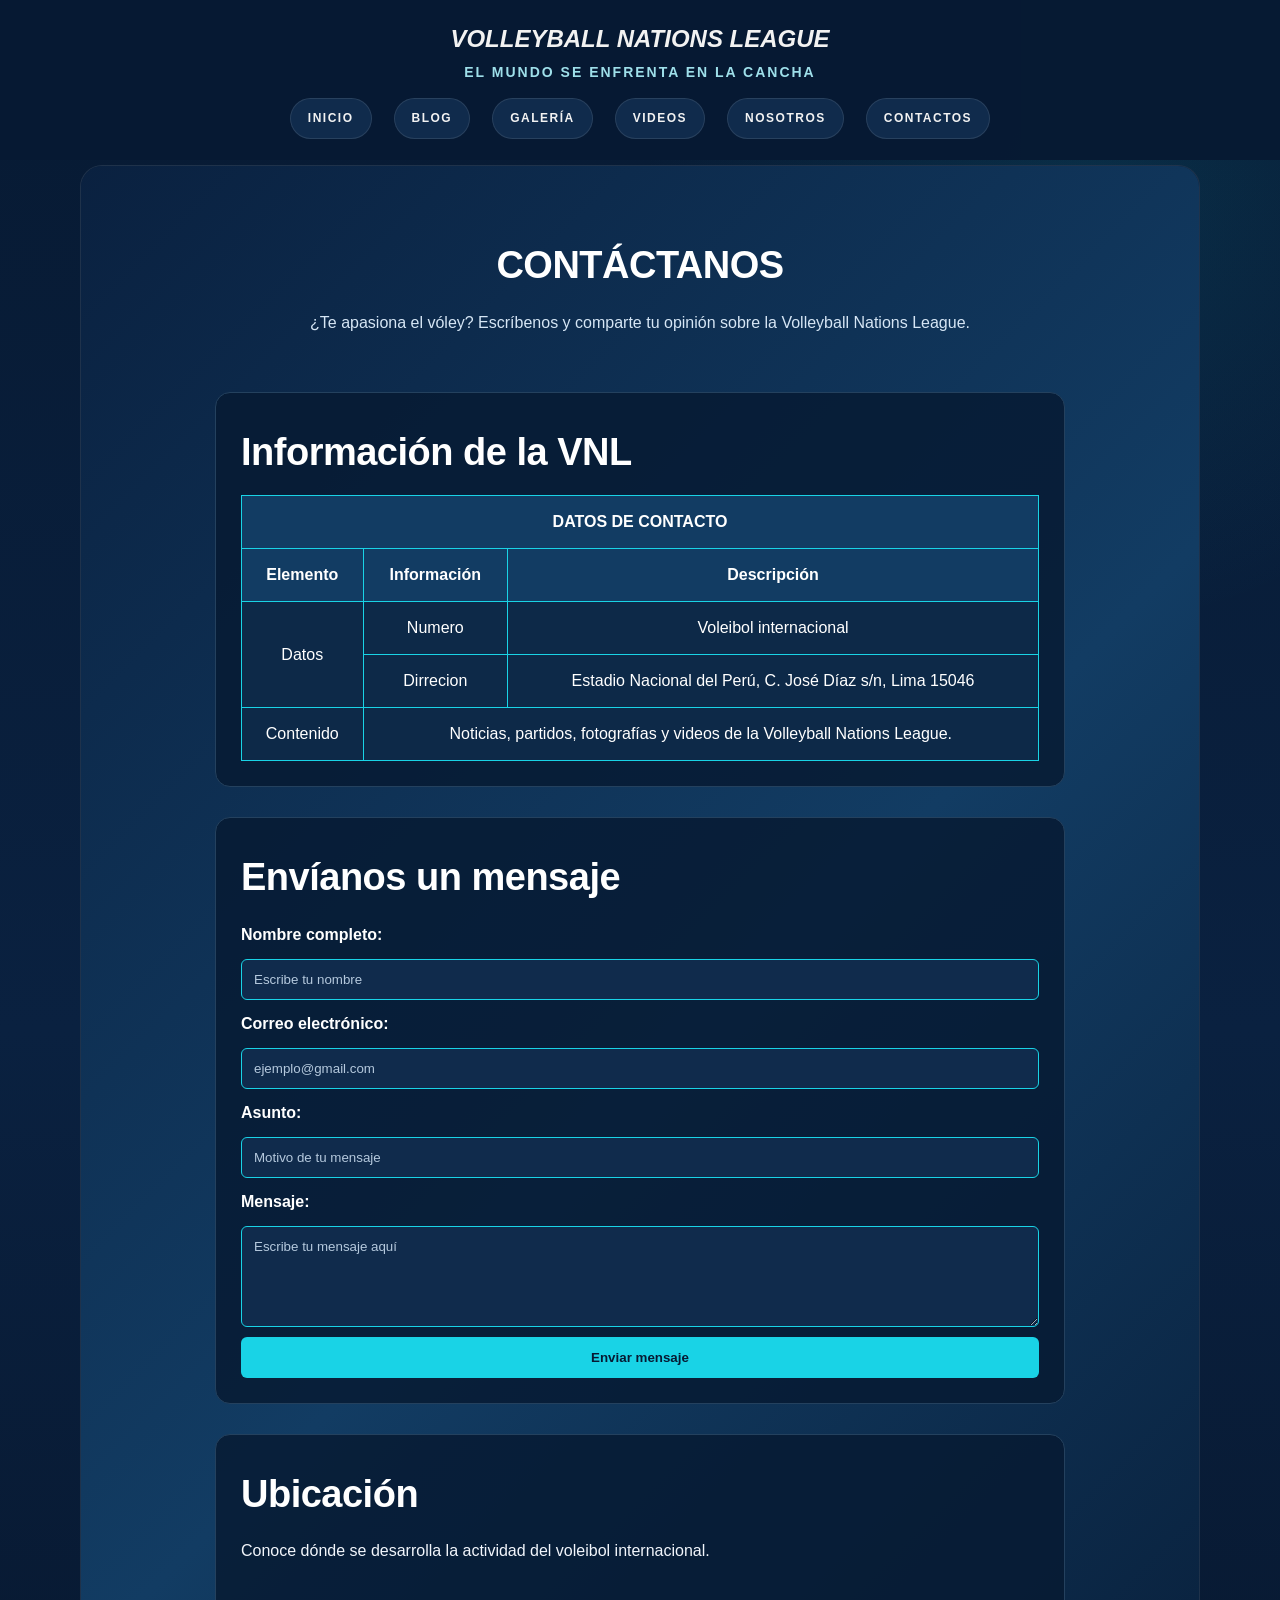
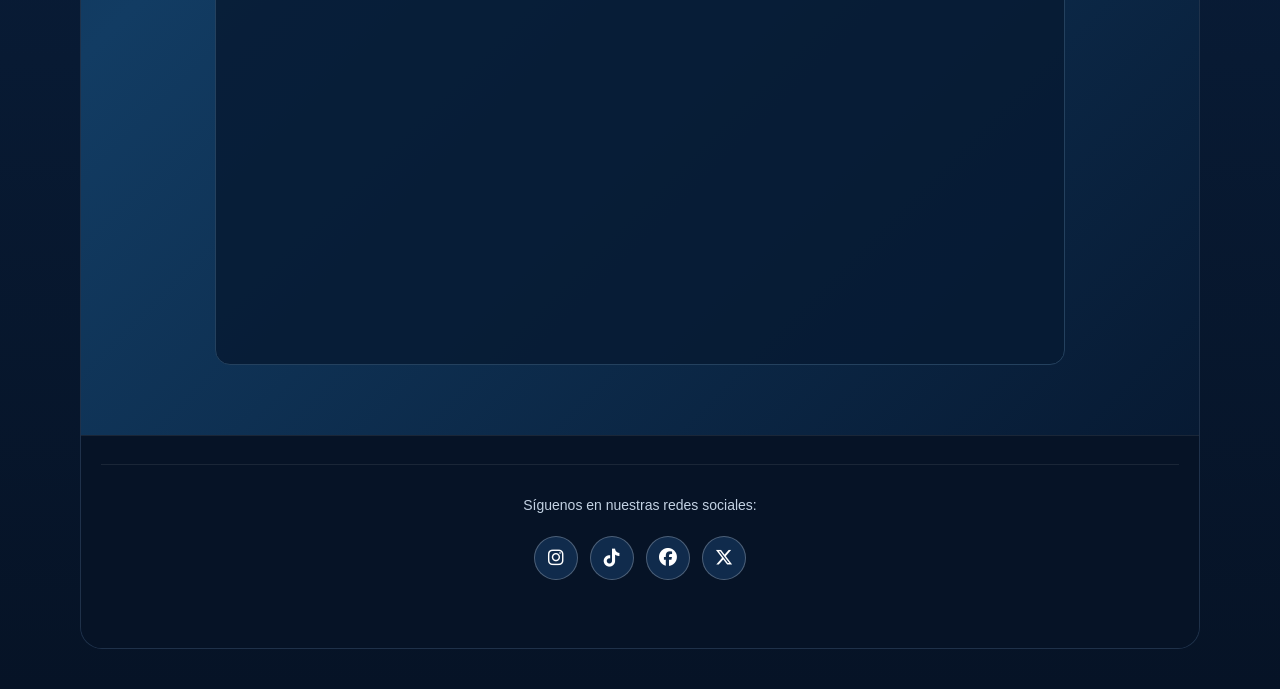
<file: contactos.html>
<!DOCTYPE html>
<html lang="es">
<head>
    <meta charset="UTF-8">
    <meta name="viewport" content="width=device-width, initial-scale=1.0">
    <title>Contactos | VNL</title>
    <link rel="stylesheet" href="estilo.css">
    <link rel="stylesheet" href="https://cdnjs.cloudflare.com/ajax/libs/font-awesome/6.5.2/css/all.min.css">
    <link rel="icon" type="image/png" href="/VNL2/imagenes/VNL.png">
</head>

<body>
    <div id="principal">

        <nav>
            <h1>VOLLEYBALL NATIONS LEAGUE</h1>
            <h2>EL MUNDO SE ENFRENTA EN LA CANCHA</h2>

            <ul class="menu">
                <li><a href="index.html">Inicio</a></li>
                <li><a href="blog.html">Blog</a></li>
                <li><a href="galeria.html">Galería</a></li>
                <li><a href="video.html">Videos</a></li>
                <li><a href="nosotros.html">Nosotros</a></li>
                <li><a href="contactos.html">Contactos</a></li>
            </ul>
        </nav>

        <main class="pagina-contactos">

            <section class="titulo-contactos">
                <h2>CONTÁCTANOS</h2>
                <p>
                    ¿Te apasiona el vóley? Escríbenos y comparte
                    tu opinión sobre la Volleyball Nations League.
                </p>
            </section>

            <!-- TABLA DE INFORMACIÓN -->
            <section class="seccion-contacto">
                <h2>Información de la VNL</h2>

                <table class="tabla-vnl">
                    <tr>
                        <th colspan="3">DATOS DE CONTACTO</th>
                    </tr>
                    <tr>
                        <th>Elemento</th>
                        <th>Información</th>
                        <th>Descripción</th>
                    </tr>
                    <tr>
                        <td rowspan="2">Datos</td>
                        <td>Numero</td>
                        <td>Voleibol internacional</td>
                    </tr>
                    <tr>
                        <td>Dirrecion</td>
                        <td>Estadio Nacional del Perú, C. José Díaz s/n, Lima 15046</td>
                    </tr>
                    <tr>
                        <td>Contenido</td>
                        <td colspan="2">
                            Noticias, partidos, fotografías y videos
                            de la Volleyball Nations League.
                        </td>
                    </tr>
                </table>
            </section>

            <!-- FORMULARIO -->
            <section class="seccion-contacto">
                <h2>Envíanos un mensaje</h2>

                <form class="formulario-vnl" action="#" method="get">

                    <label for="nombre">Nombre completo:</label>
                    <input type="text" id="nombre" name="nombre"
                           placeholder="Escribe tu nombre" required>

                    <label for="correo">Correo electrónico:</label>
                    <input type="email" id="correo" name="correo"
                           placeholder="ejemplo@gmail.com" required>

                    <label for="asunto">Asunto:</label>
                    <input type="text" id="asunto" name="asunto"
                           placeholder="Motivo de tu mensaje" required>

                    <label for="mensaje">Mensaje:</label>
                    <textarea id="mensaje" name="mensaje"
                              placeholder="Escribe tu mensaje aquí"
                              rows="5" required></textarea>

                    <button type="submit">Enviar mensaje</button>

                </form>
            </section>

            <!-- MAPA -->
            <section class="seccion-contacto">
                <h2>Ubicación</h2>
                <p>Conoce dónde se desarrolla la actividad del voleibol internacional.</p>

                <div class="mapa-vnl">
                    <iframe
                  src="https://www.google.com/maps?q=Estadio+Nacional+del+Peru,+Lima&output=embed"
                  width="100%"
                  height="350"
                  style="border:0;"
                  loading="lazy"
                  allowfullscreen>
                  </iframe>
                </div>
            </section>

        </main>

        <footer>
           
<footer>
    <p>Síguenos en nuestras redes sociales:</p>

    <ul class="redes">
        <li>
            <a href="https://www.instagram.com/volleyballworld/" target="_blank">
                <i class="fa-brands fa-instagram"></i>
            </a>
        </li>

        <li>
            <a href="https://www.tiktok.com/@volleyballworld" target="_blank">
                <i class="fa-brands fa-tiktok"></i>
            </a>
        </li>

        <li>
            <a href="https://www.facebook.com/VolleyballWorld/" target="_blank">
                <i class="fa-brands fa-facebook"></i>
            </a>
        </li>

        <li>
            <a href="https://x.com/volleyballworld" target="_blank">
                <i class="fa-brands fa-x-twitter"></i>
            </a>
        </li>
    </ul>
</footer>

        </footer>

    </div>
</body>
</html>
</file>
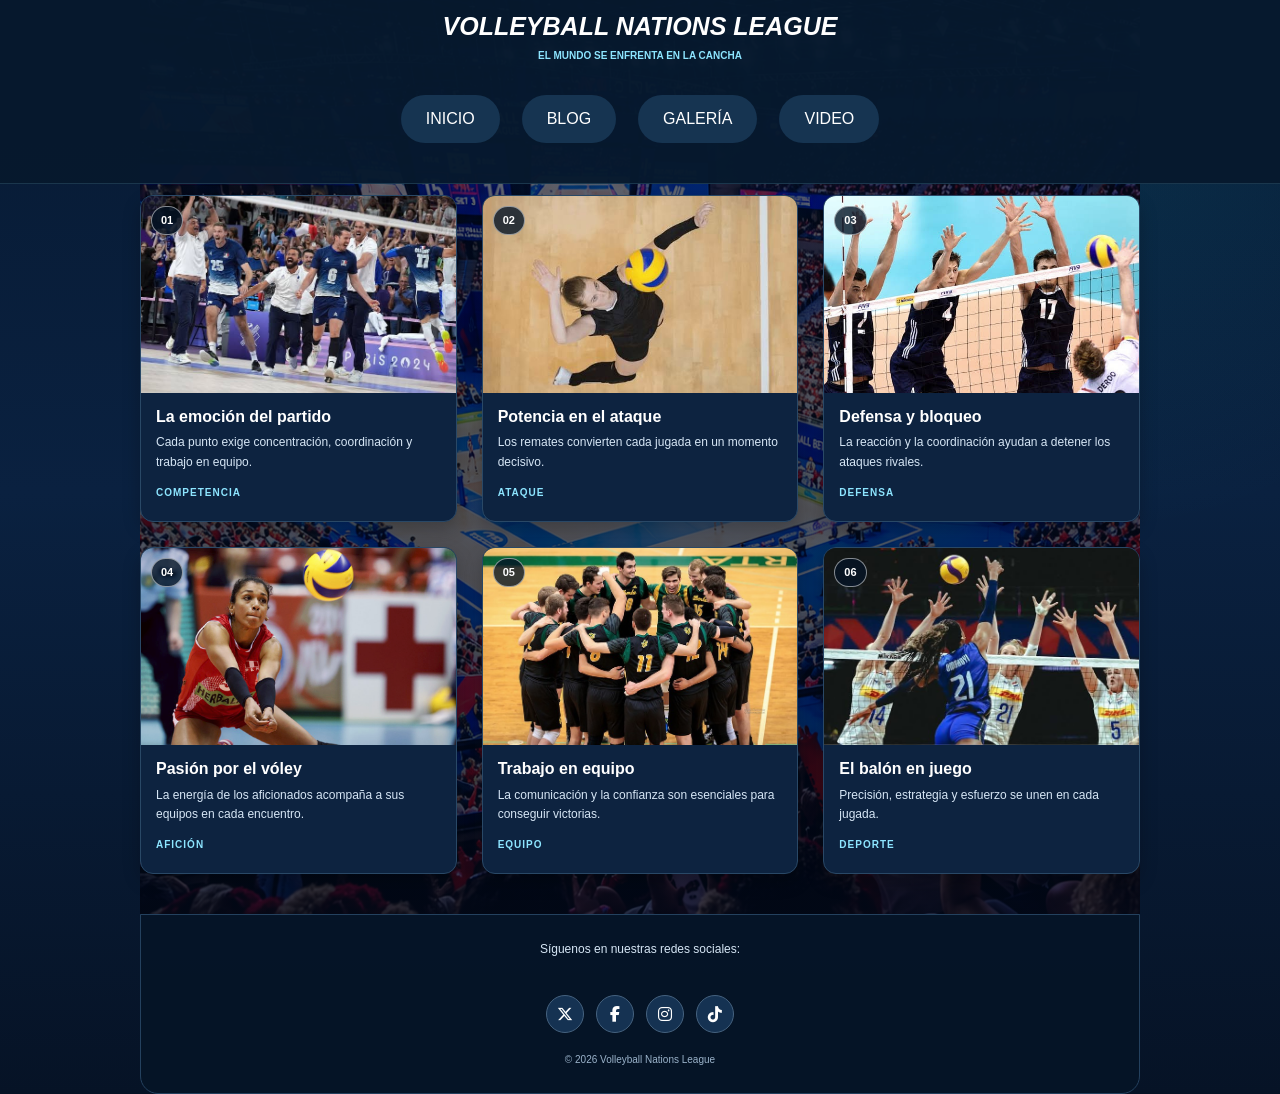
<file: galeria.html>
<!DOCTYPE html>
<html lang="es">
<head>
    <meta charset="UTF-8">
    <meta name="viewport" content="width=device-width, initial-scale=1.0">
    <title>Galería | Volleyball Nations League</title>
    <link rel="stylesheet" href="estilo.css">
    <link rel="stylesheet"href="https://cdnjs.cloudflare.com/ajax/libs/font-awesome/6.5.2/css/all.min.css">
    <link rel="shortcut icon" href="imagenes/VNL.png" type="image/x-icon">
</head>      
<body>
    <!-- CABECERA -->
    <header class="encabezado">
        <a href="index.html" class="logo">
            VOLLEYBALL NATIONS LEAGUE
        </a>

        <p class="subtitulo">
            EL MUNDO SE ENFRENTA EN LA CANCHA
        </p>

        <!-- MENÚ DE NAVEGACIÓN -->
        <nav class="menu">
            <a href="index.html">INICIO</a>
            <a href="blog.html">BLOG</a>
            <a href="galeria.html" class="activo">GALERÍA</a>
            <a href="video.html">VIDEO</a>
        </nav>
    </header>
    <!-- CONTENIDO PRINCIPAL -->
    <main class="contenedor">
        <!-- GALERÍA DE IMÁGENES -->
        <section class="panel-galeria">
            <div class="galeria">

                <!-- IMAGEN 1 -->
                <article class="tarjeta">
                    <div class="imagen">
                        <img
                            src="imagenes/emocion.jpg"
                            alt="Jugadores disputando un partido de voleibol"
                            loading="lazy">
                        <span class="numero">01</span>
                    </div>

                    <div class="descripcion">
                        <h3>La emoción del partido</h3>
                        <p>
                            Cada punto exige concentración, coordinación
                            y trabajo en equipo.
                        </p>
                        <span class="categoria">COMPETENCIA</span>
                    </div>
                </article>

                <!-- IMAGEN 2 -->
                <article class="tarjeta">
                    <div class="imagen">
                        <img
                            src="imagenes/potencia.jpg"
                            alt="Acción deportiva de voleibol"
                            loading="lazy">
                        <span class="numero">02</span>
                    </div>

                    <div class="descripcion">
                        <h3>Potencia en el ataque</h3>
                        <p>
                            Los remates convierten cada jugada
                            en un momento decisivo.
                        </p>
                        <span class="categoria">ATAQUE</span>
                    </div>
                </article>

                <!-- IMAGEN 3 -->
                <article class="tarjeta">
                    <div class="imagen">
                        <img
                            src="imagenes/bloqueo.jpg"
                            alt="Jugadores de voleibol en la cancha"
                            loading="lazy">
                        <span class="numero">03</span>
                    </div>

                    <div class="descripcion">
                        <h3>Defensa y bloqueo</h3>
                        <p>
                            La reacción y la coordinación ayudan
                            a detener los ataques rivales.
                        </p>
                        <span class="categoria">DEFENSA</span>
                    </div>
                </article>

                <!-- IMAGEN 4 -->
                <article class="tarjeta">
                    <div class="imagen">
                        <img
                            src="imagenes/pasion.webp"
                            alt="Balón en un entorno deportivo"
                            loading="lazy">
                        <span class="numero">04</span>
                    </div>

                    <div class="descripcion">
                        <h3>Pasión por el vóley</h3>
                        <p>
                            La energía de los aficionados acompaña
                            a sus equipos en cada encuentro.
                        </p>
                        <span class="categoria">AFICIÓN</span>
                    </div>
                </article>

                <!-- IMAGEN 5 -->
                <article class="tarjeta">
                    <div class="imagen">
                        <img
                            src="imagenes/equipo.jpg"
                            alt="Momento de una actividad deportiva"
                            loading="lazy">
                        <span class="numero">05</span>
                    </div>

                    <div class="descripcion">
                        <h3>Trabajo en equipo</h3>
                        <p>
                            La comunicación y la confianza
                            son esenciales para conseguir victorias.
                        </p>
                        <span class="categoria">EQUIPO</span>
                    </div>
                </article>

                <!-- IMAGEN 6 -->
                <article class="tarjeta">
                    <div class="imagen">
                        <img
                            src="imagenes/juego.jpg"
                            alt="Acción de voleibol durante un encuentro"
                            loading="lazy">
                        <span class="numero">06</span>
                    </div>

                    <div class="descripcion">
                        <h3>El balón en juego</h3>
                        <p>
                            Precisión, estrategia y esfuerzo
                            se unen en cada jugada.
                        </p>
                        <span class="categoria">DEPORTE</span>
                    </div>
                </article>

            </div>
        </section>

        <!-- PIE DE PÁGINA -->
        </section>
        <!-- Aquí termina el panel de la galería -->

    </main>

    <!-- REDES SOCIALES ABAJO DE TODO -->
    <footer class="pie">
        <p>Síguenos en nuestras redes sociales:</p>

        <div class="redes">
            <a href="#" aria-label="X">
                <i class="fa-brands fa-x-twitter"></i>
            </a>

            <a href="#" aria-label="Facebook">
                <i class="fa-brands fa-facebook-f"></i>
            </a>

            <a href="#" aria-label="Instagram">
                <i class="fa-brands fa-instagram"></i>
            </a>

            <a href="#" aria-label="TikTok">
                <i class="fa-brands fa-tiktok"></i>
            </a>
        </div>

        <p class="copyright">
            © 2026 Volleyball Nations League
        </p>
    </footer>

</body>
</html>

    </main>

</body>
</html>
</file>
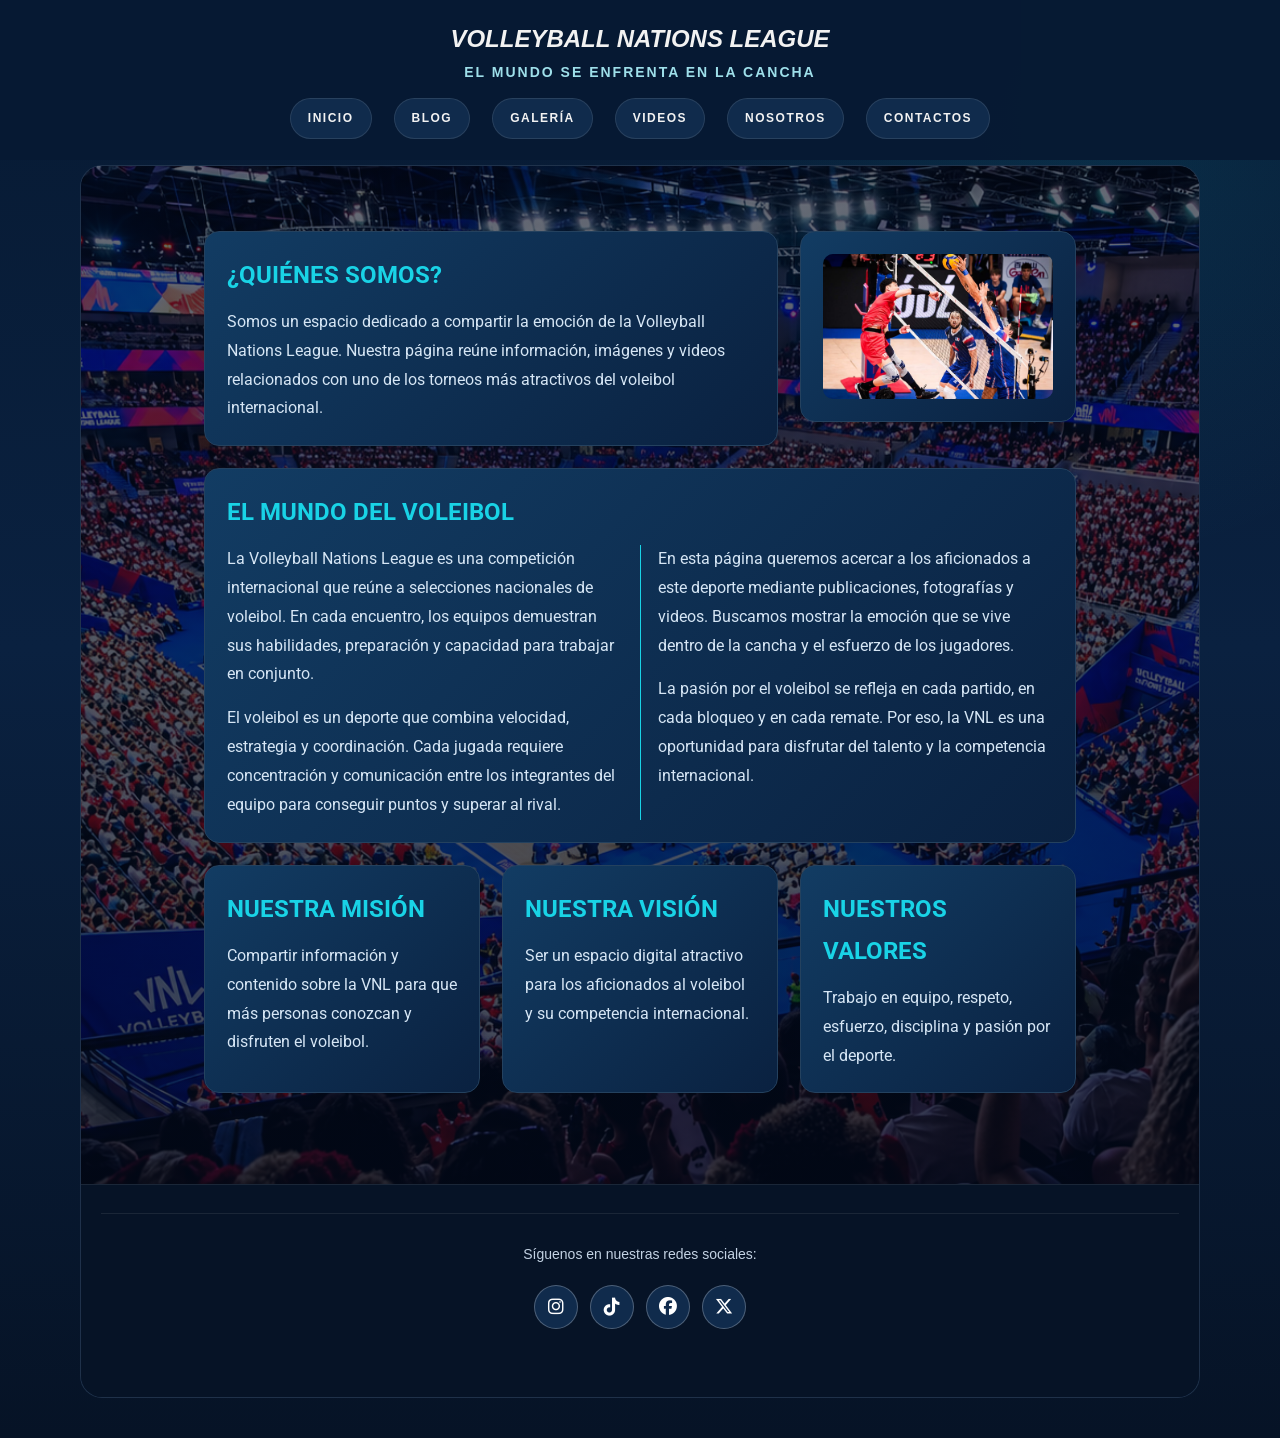
<file: nosotros.html>
<!DOCTYPE html>
<html lang="es">
<head>
    <meta charset="UTF-8">
    <meta name="viewport" content="width=device-width, initial-scale=1.0">
    <title>Nosotros | VNL</title>
    <link rel="stylesheet" href="estilo.css">
    <link rel="stylesheet" href="https://cdnjs.cloudflare.com/ajax/libs/font-awesome/6.5.2/css/all.min.css">
    <link rel="icon" type="image/png" href="/VNL2/imagenes/VNL.png">

    <!-- FUENTE EXTERNA -->
    <link rel="preconnect" href="https://fonts.googleapis.com">
    <link rel="preconnect" href="https://fonts.gstatic.com" crossorigin>
    <link href="https://fonts.googleapis.com/css2?family=Roboto:wght@400;700;900&display=swap" rel="stylesheet">
</head>

<body>
    <div id="principal">

        <nav>
            <h1>VOLLEYBALL NATIONS LEAGUE</h1>
            <h2>EL MUNDO SE ENFRENTA EN LA CANCHA</h2>

            <ul class="menu">
                <li><a href="index.html">Inicio</a></li>
                <li><a href="blog.html">Blog</a></li>
                <li><a href="galeria.html">Galería</a></li>
                <li><a href="video.html">Videos</a></li>
                <li><a href="nosotros.html">Nosotros</a></li>
                <li><a href="contactos.html">Contactos</a></li>
            </ul>
        </nav>

        <main class="pagina-nosotros">

            <section class="nosotros-grid">

                <!-- PRESENTACIÓN -->
                <article class="nosotros-intro">
                    <h2>¿QUIÉNES SOMOS?</h2>
                    <p>
                        Somos un espacio dedicado a compartir la emoción
                        de la Volleyball Nations League. Nuestra página
                        reúne información, imágenes y videos relacionados
                        con uno de los torneos más atractivos del voleibol
                        internacional.
                    </p>
                </article>

                <!-- IMAGEN -->
                <div class="nosotros-imagen">
                    <img src="imagenes/rematando.jpeg"
                         alt="Jugador realizando un remate de voleibol">
                </div>

                <!-- HISTORIA -->
                <article class="nosotros-historia">
                    <h2>EL MUNDO DEL VOLEIBOL</h2>

                    <div class="texto-columnas">
                        <p>
                            La Volleyball Nations League es una competición
                            internacional que reúne a selecciones nacionales
                            de voleibol. En cada encuentro, los equipos
                            demuestran sus habilidades, preparación y
                            capacidad para trabajar en conjunto.
                        </p>

                        <p>
                            El voleibol es un deporte que combina velocidad,
                            estrategia y coordinación. Cada jugada requiere
                            concentración y comunicación entre los
                            integrantes del equipo para conseguir puntos
                            y superar al rival.
                        </p>

                        <p>
                            En esta página queremos acercar a los aficionados
                            a este deporte mediante publicaciones, fotografías
                            y videos. Buscamos mostrar la emoción que se vive
                            dentro de la cancha y el esfuerzo de los jugadores.
                        </p>

                        <p>
                            La pasión por el voleibol se refleja en cada
                            partido, en cada bloqueo y en cada remate.
                            Por eso, la VNL es una oportunidad para disfrutar
                            del talento y la competencia internacional.
                        </p>
                    </div>
                </article>

                <!-- MISIÓN -->
                <article class="nosotros-mision">
                    <h2>NUESTRA MISIÓN</h2>
                    <p>
                        Compartir información y contenido sobre la VNL
                        para que más personas conozcan y disfruten
                        el voleibol.
                    </p>
                </article>

                <!-- VISIÓN -->
                <article class="nosotros-vision">
                    <h2>NUESTRA VISIÓN</h2>
                    <p>
                        Ser un espacio digital atractivo para los
                        aficionados al voleibol y su competencia
                        internacional.
                    </p>
                </article>

                <!-- VALORES -->
                <article class="nosotros-valores">
                    <h2>NUESTROS VALORES</h2>
                    <p>
                        Trabajo en equipo, respeto, esfuerzo,
                        disciplina y pasión por el deporte.
                    </p>
                </article>

            </section>

        </main>

        <footer>
            
<footer>
    <p>Síguenos en nuestras redes sociales:</p>

    <ul class="redes">
        <li>
            <a href="https://www.instagram.com/volleyballworld/" target="_blank">
                <i class="fa-brands fa-instagram"></i>
            </a>
        </li>

        <li>
            <a href="https://www.tiktok.com/@volleyballworld" target="_blank">
                <i class="fa-brands fa-tiktok"></i>
            </a>
        </li>

        <li>
            <a href="https://www.facebook.com/VolleyballWorld/" target="_blank">
                <i class="fa-brands fa-facebook"></i>
            </a>
        </li>

        <li>
            <a href="https://x.com/volleyballworld" target="_blank">
                <i class="fa-brands fa-x-twitter"></i>
            </a>
        </li>
    </ul>
</footer>

        </footer>

    </div>
</body>
</html>
</file>
<file: estilo.css>
/* CONFIGURACION GENERAL */
* {
    margin: 0;
    padding: 0;
    box-sizing: border-box;
}
:root {
    --color1: #071A33;
    --color2: #F2F2F2;
    --color3: #19D3E6;
    --color4: #272727;
    --rojo: #F32645;
}
html {
    scroll-behavior: smooth;
    scroll-padding-top: 165px;
}
body {
    font-family: Arial, Helvetica, sans-serif;
    background:
        radial-gradient(circle at 85% 8%, rgba(25, 211, 230, 0.10), transparent 28rem),
        linear-gradient(180deg, #071A33 0%, #0A2140 45%, #061326 100%);
    color: #F2F6FC;
    line-height: 1.75;
}
/* FONDO DE LA PAGINA */
main {
    width: 100%;
    min-height: 100vh;
    display: flex;
    justify-content: center;
    align-items: center;
    background-image:
        linear-gradient(
            rgba(2, 10, 28, 0.60),
            rgba(2, 10, 28, 0.75)
        ),
        url("imagenes/FONDO.png");
    background-repeat: no-repeat;
    background-size: cover;
    background-position: center;
}
/* CONTENIDO PRINCIPAL */
#contenedor {
    width: 90%;
    max-width: 1100px;
    text-align: center;
    padding: 50px 20px;
}
/* TITULO PRINCIPAL */
#contenedor h1 {
    font-size: clamp(48px, 8vw, 100px);
    font-weight: 900;
    font-style: italic;
    line-height: 1;
    letter-spacing: 2px;
    color: white;
    text-shadow:
        3px 3px 0 #075DFF,
        6px 6px 0 #F32645,
        0 0 25px rgba(25, 211, 230, 0.5);
    margin-bottom: 25px;
}
/* ESLOGAN */
#contenedor h2 {
    font-size: clamp(20px, 3vw, 32px);
    font-weight: 800;
    line-height: 1.4;
    color: white;
    text-shadow: 0 3px 12px black;
    margin-bottom: 35px;
}
/* MENU GENERAL */
.menu {
    display: flex;
    justify-content: center;
    align-items: center;
    flex-wrap: wrap;
    gap: 12px;
    list-style: none;
    margin: 25px 0;
}
.menu li a {
    display: inline-block;
    padding: 15px 24px;
    border: 2px solid rgba(255, 255, 255, 0.55);
    border-radius: 5px;
    background: rgba(4, 18, 45, 0.85);
    color: white;
    text-decoration: none;
    text-transform: uppercase;
    font-size: 15px;
    font-weight: 900;
    letter-spacing: 1.5px;
}
.menu li a:hover {
    background: #075DFF;
    border-color: var(--color3);
    color: white;
    box-shadow: 0 0 20px var(--color3);
}
/* REDES SOCIALES */
.redes {
    display: flex;
    justify-content: center;
    align-items: center;
    gap: 18px;
    list-style: none;
    margin-top: 35px;
}
.redes li a {
    width: 52px;
    height: 52px;
    display: flex;
    justify-content: center;
    align-items: center;
    border-radius: 50%;
    border: 2px solid white;
    background: rgba(3, 15, 38, 0.85);
    color: white;
    font-size: 23px;
    text-decoration: none;
}
.redes li a:hover {
    background: var(--rojo);
    border-color: var(--rojo);
    color: white;
    box-shadow: 0 0 20px var(--rojo);
}

/* ===== BLOG VNL ===== */
#principal {
    width: min(1120px, calc(100% - 40px));
    margin: 165px auto 40px;
    overflow: hidden;
    background: rgba(10, 31, 58, 0.92);
    border: 1px solid rgba(255, 255, 255, 0.09);
    border-radius: 22px;
}
/* ENCABEZADO */
#principal nav {
    position: fixed;
    top: 0;
    left: 0;
    width: 100%;
    height: auto;
    padding: 18px 24px 16px;
    background: rgba(7, 26, 51, 0.98);
    display: flex;
    flex-direction: column;
    align-items: center;
    justify-content: center;
}
#principal nav h1 {
    margin: 0;
    color: #F2F2F2;
    text-align: center;
    font-weight: bold;
    font-style: italic;
}
#principal nav h2 {
    margin: 0;
    color: #9EDFEA;
    font-size: clamp(11px, 1.5vw, 14px);
    letter-spacing: 2px;
    text-align: center;
    font-weight: 700;
}
/* MENU DEL BLOG */
#principal nav .menu {
    margin: 8px 0 0;
}

#principal nav .menu a {
    display: block;
    color: #F2F2F2;
    background-color: #102B4C;
    text-decoration: none;
    padding: 9px 17px;
    border: 1px solid rgba(255, 255, 255, 0.10);
    border-radius: 999px;
    font-size: 12px;
    font-weight: 700;
    transition: background-color 180ms ease, color 180ms ease, transform 180ms ease;
}

#principal nav .menu a:hover,
#principal nav .menu a:focus-visible {
    color: #071A33;
    background: #19D3E6;
    border-color: #19D3E6;
    transform: translateY(-2px);
}

/* CONTENIDO DEL ARTICULO */
#principal section {
    padding: 30px clamp(20px, 5vw, 64px) 56px;
}

#principal section > .rematando {
    display: block;
    width: 100%;
    max-height: 430px;
    object-fit: cover;
    object-position: center;
    border-radius: 16px;
    box-shadow: 0 16px 38px rgba(0, 0, 0, 0.28);
    margin-bottom: 24px;
}

/* AUTOR */
#principal section > div:not(.articulo) {
    display: flex;
    align-items: center;
    margin: 0 0 24px;
    color: #AFC2D8;
    font-size: 13px;
}

#principal .william {
    width: 46px;
    height: 46px;
    object-fit: cover;
    border-radius: 50%;
    border: 2px solid #19D3E6;
}

/* TITULO DEL ARTICULO */
#principal section > h2 {
    color: #FFFFFF;
    font-size: clamp(25px, 3.5vw, 38px);
    line-height: 1.2;
    margin: 12px 0 20px;
    letter-spacing: -0.5px;
}

/* PARRAFOS */
#principal .texto,
#principal .articulo p {
    color: #D5E1EF;
    font-size: 16px;
    line-height: 1.9;
}

#principal .texto {
    margin: 0 0 25px;
}

/* BLOQUE CON IMAGEN DEL BALON */
#principal .articulo {
    display: grid;
    grid-template-columns: minmax(150px, 0.72fr) minmax(0, 2fr);
    align-items: center;
    margin: 32px 0;
    padding: clamp(18px, 3vw, 30px);
    background: linear-gradient(135deg, rgba(19, 54, 88, 0.92), rgba(10, 35, 63, 0.92));
    border: 1px solid rgba(25, 211, 230, 0.17);
    border-radius: 18px;
}
#principal .balon {
    display: block;
    width: 100%;
    max-width: 230px;
    max-height: 230px;
    object-fit: contain;
    justify-self: center;
    filter: drop-shadow(0 12px 18px rgba(0, 0, 0, 0.25));
}
/* PIE DE PAGINA */
#principal footer {
    padding: 28px 20px 34px;
    text-align: center;
    background: #061326;
    border-top: 1px solid rgba(255, 255, 255, 0.08);
    color: #C3D2E3;
    font-size: 14px;
}

#principal .redes {
    margin-top: 18px;
}

#principal .redes li a {
    width: 44px;
    height: 44px;
    border: 1px solid rgba(255, 255, 255, 0.25);
    background: #102B4C;
    font-size: 18px;
    transition: transform 180ms ease, background-color 180ms ease, border-color 180ms ease;
}

#principal .redes li a:hover,
#principal .redes li a:focus-visible {
    background: #19D3E6;
    border-color: #19D3E6;
    color: #071A33;
    transform: translateY(-3px)
}

/* CONFIGURACIÓN GENERAL */
* {
    margin: 0;
    padding: 0;
    box-sizing: border-box;
}

:root {
    --fondo: #081b31;
    --fondo-tarjeta: #0d2340;
    --azul-medio: #12304f;
    --celeste: #8de5ff;
    --borde: #24415e;
    --blanco: #ffffff;
    --texto: #d6e6f5;
}

html {
    scroll-behavior: smooth;
}

/* CABECERA FIJA */
.encabezado {
    position: fixed;
    top: 0;
    left: 0;
    width: 100%;
    padding: 10px 15px;
    text-align: center;
    background: rgba(7, 25, 46, 0.97);
    border-bottom: 1px solid rgba(141, 229, 255, 0.15);
}

/* TÍTULO PRINCIPAL */
.logo {
    display: inline-block;
    color: var(--blanco);
    font-size: clamp(17px, 2.4vw, 25px);
    font-weight: 900;
    font-style: italic;
    text-decoration: none;
    line-height: 1.3;
}

.subtitulo {
    margin: 3px 0 8px;
    color: var(--celeste);
    font-size: 10px;
    font-weight: bold;
}

/* MENÚ */
.menu {
    display: flex;
    flex-wrap: wrap;
    justify-content: center;
}


/* Menú: bordes largos y redondeados */

/* Botones del menú */
.menu a {
    display: inline-block;
    padding: 10px 25px;
    margin: 5px;
    color: white;
    text-decoration: none;

    /* Relleno ligeramente más claro que el fondo */
    background-color: #163451;

    /* Sin bordes */
    border: none;
    border-radius: 30px;

    /* Sin brillo permanente */
    box-shadow: none;
    text-shadow: none;

    transition: all 0.3s ease;
}

/* Iluminación al pasar el cursor */
.menu a:hover {
    color: white;
    background: #00bfff;
    border-color: #00eaff;
    box-shadow: 0 0 10px #00d9ff,
                0 0 25px #00d9ff;
}



/* CONTENEDOR PRINCIPAL */
.contenedor {
    width: min(100% - 32px, 1000px);
    margin: 0 auto;
    padding-top: 155px;
    padding-bottom: 40px;
}

/* PRESENTACIÓN */
.presentacion {
    margin-bottom: 25px;
    text-align: center;
}

.presentacion h1 {
    margin-bottom: 8px;
    font-size: clamp(28px, 4vw, 42px);
    font-weight: 900;
    line-height: 1.2;
}

.presentacion p {
    max-width: 650px;
    margin: auto;
    color: var(--texto);
    font-size: 14px;
}
.titulo-galeria {
    display: flex;
    flex-wrap: wrap;
    align-items: center;
    justify-content: space-between;
    gap: 8px;
    margin-bottom: 18px;
}
.titulo-galeria h2 {
    font-size: 20px;
}

.titulo-galeria p {
    color: var(--celeste);
    font-size: 12px;
}

/* GALERÍA CON FLEXBOX */

.galeria {
    display: flex;
    flex-wrap: wrap;
    justify-content: center;
    gap: 25px;
    margin-top: 40px;
    position: relative;
    z-index: 1;
}

main {
    padding-top: 120px;
}

header {
    z-index: 1000;
}


/* TARJETAS */
.tarjeta {
    flex: 1 1 260px;
    min-width: 0;
    max-width: calc(33.333% - 14px);
    overflow: hidden;
    border: 1px solid #294866;
    border-radius: 13px;
    background: var(--fondo-tarjeta);
    box-shadow: 0 8px 18px rgba(0, 0, 0, 0.22);
    transition: transform 0.3s, border-color 0.3s,
                box-shadow 0.3s;
}

.tarjeta:hover {
    transform: translateY(-6px);
    border-color: var(--celeste);
    box-shadow: 0 14px 28px rgba(0, 0, 0, 0.32);
}

/* IMÁGENES */
.imagen {
    position: relative;
    overflow: hidden;
    aspect-ratio: 16 / 10;
    background: #142b43;
}

.imagen img {
    display: block;
    width: 100%;
    height: 100%;
    object-fit: cover;
    filter: saturate(0.9);
    transition: transform 0.45s ease,
                filter 0.45s ease;
}

/* EFECTO HOVER: FILTRO Y TRANSFORMACIÓN */
.tarjeta:hover .imagen img {
    transform: scale(1.08);
    filter: saturate(1.25) contrast(1.06);
}

/* NÚMERO DE CADA FOTO */
.numero {
    position: absolute;
    top: 10px;
    left: 10px;
    padding: 4px 9px;
    border: 1px solid rgba(255, 255, 255, 0.5);
    border-radius: 20px;
    background: rgba(5, 20, 38, 0.8);
    color: var(--blanco);
    font-size: 11px;
    font-weight: bold;
}

/* DESCRIPCIÓN DE CADA IMAGEN */
.descripcion {
    padding: 14px 15px 16px;
}

.descripcion h3 {
    margin-bottom: 6px;
    color: var(--blanco);
    font-size: 16px;
    line-height: 1.3;
}

.descripcion p {
    color: var(--texto);
    font-size: 12px;
    line-height: 1.65;
}

.categoria {
    display: inline-block;
    margin-top: 11px;
    color: var(--celeste);
    font-size: 10px;
    font-weight: bold;
    letter-spacing: 1px;
}

/* PIE DE PÁGINA */

/* PIE DE PÁGINA: REDES AL FINAL */
.pie {
    width: min(100% - 32px, 1000px);
    margin: 0 auto;
    padding: 24px 16px;
    border: 1px solid var(--borde);
    border-radius: 0 0 18px 18px;
    background: rgba(5, 20, 38, 0.85);
    text-align: center;
}

.pie > p {
    margin-bottom: 14px;
    color: var(--texto);
    font-size: 12px;
}

.redes {
    display: flex;
    justify-content: center;
    align-items: center;
    gap: 12px;
}

.redes a {
    display: flex;
    width: 38px;
    height: 38px;
    justify-content: center;
    align-items: center;
    border: 1px solid #45627f;
    border-radius: 50%;
    background: #153252;
    color: #ffffff;
    text-decoration: none;
    transition: 0.3s ease;
}

.redes a:hover {
    transform: translateY(-3px);
    background: var(--celeste);
    color: #071a2d;
}

.pie .copyright {
    margin-top: 18px;
    margin-bottom: 0;
    color: #9bb3ca;
    font-size: 10px;
}


/* ICONOS DE REDES SOCIALES */
.redes {
    display: flex;
    flex-wrap: wrap;
    justify-content: center;
    gap: 12px;
}

.redes a {
    display: flex;
    width: 38px;
    height: 38px;
    align-items: center;
    justify-content: center;
    border: 1px solid #45627f;
    border-radius: 50%;
    background: #153252;
    color: var(--blanco);
    text-decoration: none;
    transition: 0.3s;
}

.redes a:hover {
    transform: translateY(-3px);
    background: var(--celeste);
    color: #071a2d;
}

.pie .copyright {
    margin-top: 18px;
    color: #9bb3ca;
    font-size: 10px;
}

/* Estilos de la pagina de videos */

.contenido-videos {
    width: 80%;
    margin: 40px auto;
    text-align: center;
}

.contenido-videos h2 {
    margin-bottom: 20px;
}

.introduccion {
    margin-bottom: 30px;
}
.video {
    width: 80%;
    max-width: 700px;
    margin: 30px auto;
    padding: 0;
    border: none;
    box-shadow: none;
    background-color: transparent;
    text-align: center;
}
.video h3 {
    color: #173b75;
    margin-bottom: 15px;
}
.video iframe {
    display: block;
    width: 100%;
    height: 400px;
    margin: 0 auto;
    border: none;
}

.video p {
    text-align: left;
    font-size: 14px;
    line-height: 1.5;
}

.enlace-video {
    display: inline-block;
    background-color: #173b75;
    color: white;
    padding: 10px 15px;
    text-decoration: none;
}

.enlace-video:hover {
    background-color: #285aa3;
}

.contenedor-videos {
    display: flex;
    justify-content: center;
    width: 100%;
    margin: 20px auto;
}

.contenedor-videos iframe {
    width: 80%;
    max-width: 800px;
    aspect-ratio: 16 / 9;
    height: auto;
    border: none;
}

/* =================================
   PAGINA DE CONTACTOS
================================= */

.pagina-contactos {
    padding: 35px 5%;
    background: linear-gradient(135deg, #0a2140, #123c63, #071a33);
}

.titulo-contactos {
    text-align: center;
    margin-bottom: 35px;
}

.titulo-contactos h2 {
    color: #19D3E6;
    font-size: 32px;
    margin-bottom: 10px;
}

.titulo-contactos p {
    color: #d6e6f5;
}

.seccion-contacto {
    margin: 30px auto;
    padding: 25px;
    max-width: 850px;
    background: rgba(7, 26, 51, 0.85);
    border: 1px solid #24415e;
    border-radius: 15px;
}

.seccion-contacto h2 {
    color: #19D3E6;
    margin-bottom: 18px;
}

/* TABLA */

.tabla-vnl {
    width: 100%;
    border-collapse: collapse;
    color: white;
    text-align: center;
}

.tabla-vnl th,
.tabla-vnl td {
    padding: 12px;
    border: 1px solid #19D3E6;
}

.tabla-vnl th {
    background: #123c63;
}

.tabla-vnl td {
    background: #0d2948;
}

/* FORMULARIO */

.formulario-vnl {
    display: flex;
    flex-direction: column;
    gap: 10px;
}

.formulario-vnl label {
    color: white;
    font-weight: bold;
}

.formulario-vnl input,
.formulario-vnl textarea {
    width: 100%;
    padding: 12px;
    border: 1px solid #19D3E6;
    border-radius: 6px;
    background: #102b4c;
    color: white;
    font-family: Arial, sans-serif;
}

.formulario-vnl input::placeholder,
.formulario-vnl textarea::placeholder {
    color: #b5c9dd;
}

.formulario-vnl button {
    padding: 13px;
    border: none;
    border-radius: 6px;
    background: #19D3E6;
    color: #071A33;
    font-weight: bold;
    cursor: pointer;
}

.formulario-vnl button:hover {
    background: #ffffff;
}

/* MAPA */

.mapa-vnl {
    width: 100%;
    margin-top: 20px;
    overflow: hidden;
    border-radius: 12px;
}

.mapa-vnl iframe {
    display: block;
    width: 100%;
}

/* =================================
   PAGINA NOSOTROS
================================= */

.pagina-nosotros {
    padding: 35px 5%;
    font-family: 'Roboto', sans-serif;
}

.nosotros-grid {
    display: grid;
    grid-template-areas:
        "intro intro imagen"
        "historia historia historia"
        "mision vision valores";
    grid-template-columns: repeat(3, 1fr);
    gap: 22px;
    max-width: 1000px;
    margin: auto;
}

.nosotros-grid article,
.nosotros-imagen {
    padding: 22px;
    background: linear-gradient(135deg, #123c63, #0a2140);
    border: 1px solid #24415e;
    border-radius: 15px;
}

.nosotros-grid h2 {
    color: #19D3E6;
    margin-bottom: 12px;
}

.nosotros-grid p {
    color: #d6e6f5;
    line-height: 1.8;
}

/* AREAS DEL GRID */

.nosotros-intro {
    grid-area: intro;
}

.nosotros-imagen {
    grid-area: imagen;
    display: flex;
    align-items: center;
    justify-content: center;
}

.nosotros-imagen img {
    width: 100%;
    height: 100%;
    max-height: 230px;
    object-fit: cover;
    border-radius: 10px;
}

.nosotros-historia {
    grid-area: historia;
}

.nosotros-mision {
    grid-area: mision;
}

.nosotros-vision {
    grid-area: vision;
}

.nosotros-valores {
    grid-area: valores;
}

/* TEXTO EN COLUMNAS */

.texto-columnas {
    column-count: 2;
    column-gap: 35px;
    column-rule: 1px solid #19D3E6;
}

.texto-columnas p {
    margin-bottom: 15px;
    break-inside: avoid;
}

/* ADAPTACION A CELULARES */

@media (max-width: 700px) {

    .nosotros-grid {
        grid-template-areas:
            "intro"
            "imagen"
            "historia"
            "mision"
            "vision"
            "valores";
        grid-template-columns: 1fr;
    }

    .texto-columnas {
        column-count: 1;
    }

    .tabla-vnl {
        font-size: 12px;
    }

    .tabla-vnl th,
    .tabla-vnl td {
        padding: 7px;
    }

    .pagina-contactos,
    .pagina-nosotros {
        padding: 25px 15px;
    }
}

/* CORRECCION DE CONTACTOS */

#principal .pagina-contactos {
    display: block;
    width: 100%;
    padding: 40px 20px;
    box-sizing: border-box;
}

/* ORGANIZACION DE LAS SECCIONES */

#principal .pagina-contactos > section {
    display: block;
    width: 90%;
    max-width: 850px;
    margin: 0 auto 30px auto;
    padding: 25px;
    box-sizing: border-box;
    float: none;
}

/* TITULO */

#principal .titulo-contactos {
    text-align: center;
}

/* TABLA */

.tabla-vnl {
    width: 100%;
    border-collapse: collapse;
}

/* FORMULARIO */

.formulario-vnl {
    display: flex;
    flex-direction: column;
    gap: 10px;
}

.formulario-vnl input,
.formulario-vnl textarea {
    width: 100%;
    box-sizing: border-box;
}

/* MAPA */

.mapa-vnl {
    width: 100%;
}

.mapa-vnl iframe {
    width: 100%;
    height: 350px;
}
</file>
